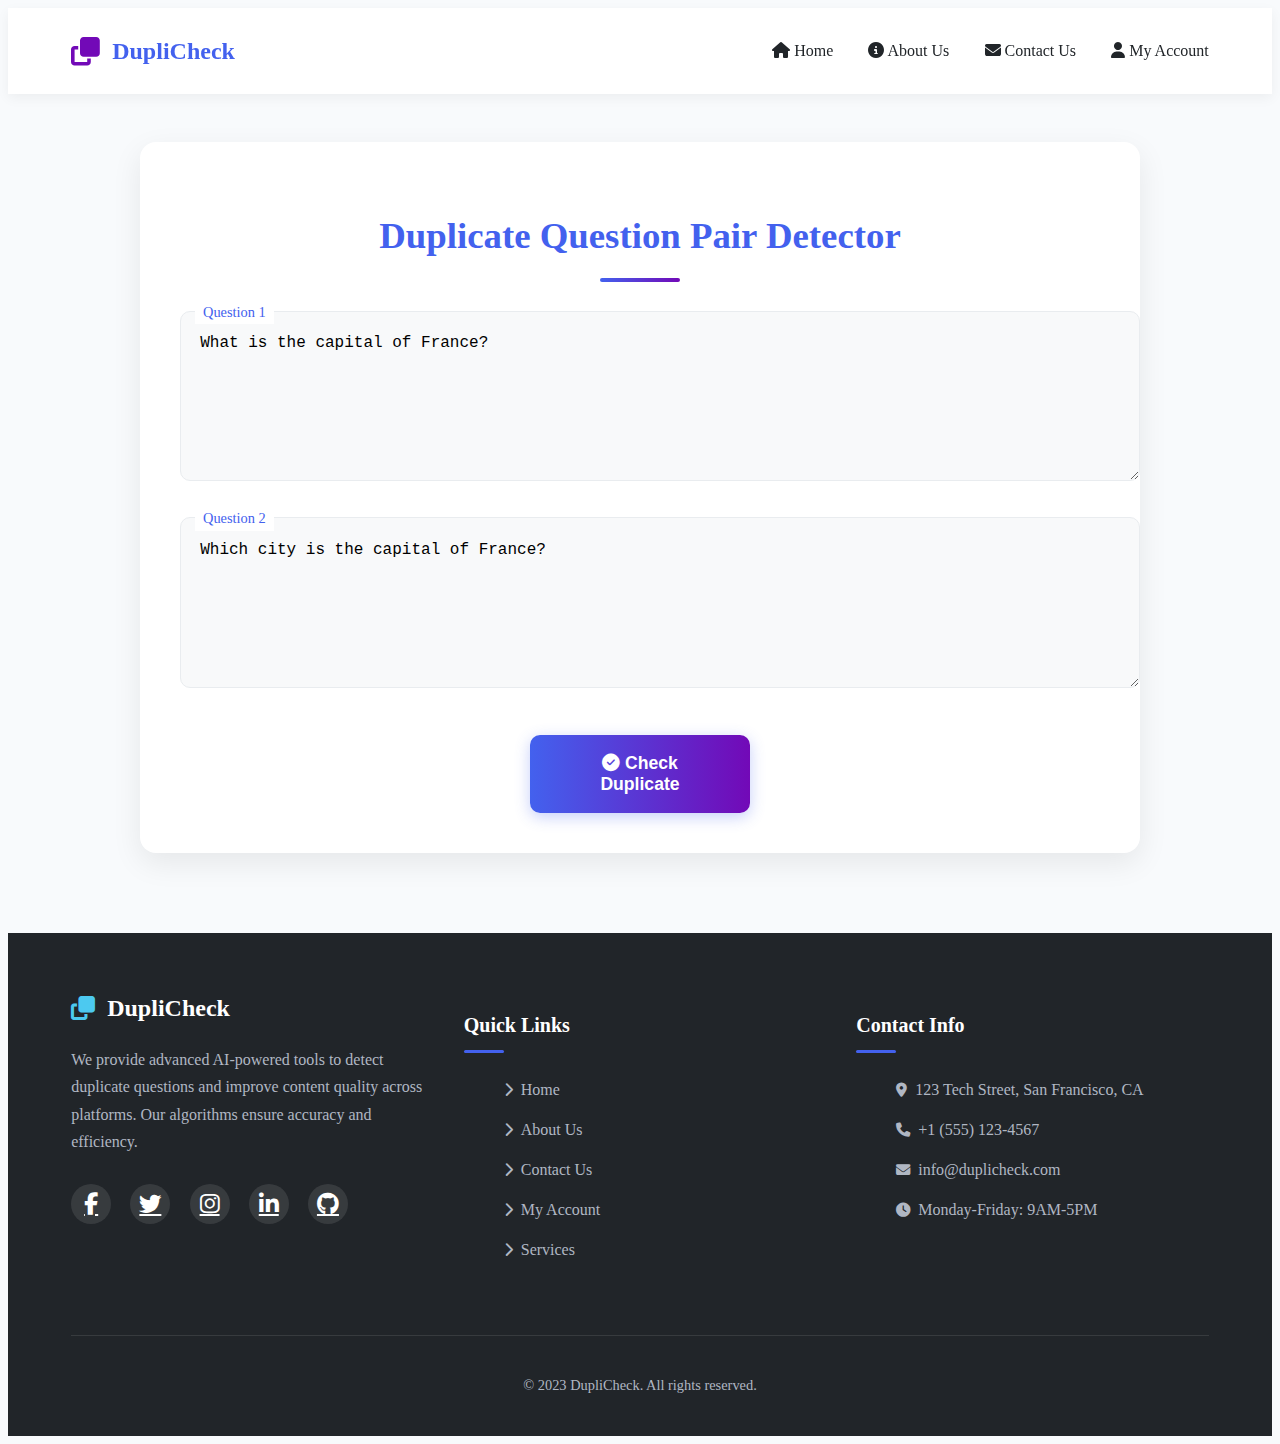
<file: Frontend/index.html>
<!DOCTYPE html>
<html lang="en">

<head>
  <meta charset="UTF-8">
  <meta name="viewport" content="width=device-width, initial-scale=1.0">
  <title>Professional Duplicate Question Detector</title>
  <link rel="stylesheet" href="https://cdnjs.cloudflare.com/ajax/libs/font-awesome/6.4.0/css/all.min.css">
  <link rel="stylesheet" href="css/style.css">
</head>

<body>
  <!-- Navigation Bar -->
  <nav>
    <div class="logo">
      <i class="fas fa-clone logo-icon"></i>
      <span>DupliCheck</span>
    </div>
    <ul class="nav-links">
      <li><a href="#"><i class="fas fa-home"></i> Home</a></li>
      <li><a href="#"><i class="fas fa-info-circle"></i> About Us</a></li>
      <li><a href="#"><i class="fas fa-envelope"></i> Contact Us</a></li>
      <li><a href="#"><i class="fas fa-user"></i> My Account</a></li>
    </ul>
    <div class="hamburger">
      <div></div>
      <div></div>
      <div></div>
    </div>
  </nav>

  <!-- Main Content -->
  <main>
    <div class="container">
      <div class="card">
        <h1>Duplicate Question Pair Detector</h1>
        <div class="input-group">
          <div class="input-container">
            <span class="input-label">Question 1</span>
            <textarea id="question1"
              placeholder="Enter first question here...">What is the capital of France?</textarea>
          </div>
          <div class="input-container">
            <span class="input-label">Question 2</span>
            <textarea id="question2"
              placeholder="Enter second question here...">Which city is the capital of France?</textarea>
          </div>
        </div>
        <button id="check-btn">
          <i class="fas fa-check-circle"></i> Check Duplicate
        </button>
        <div id="result" class="result"></div>
      </div>
    </div>
  </main>

  <!-- Footer -->
  <footer>
    <div class="footer-content">
      <div class="footer-section">
        <div class="footer-logo">
          <i class="fas fa-clone footer-logo-icon"></i>
          <span>DupliCheck</span>
        </div>
        <p class="footer-description">
          We provide advanced AI-powered tools to detect duplicate questions and improve content quality across
          platforms. Our algorithms ensure accuracy and efficiency.
        </p>
        <div class="social-icons">
          <a href="#"><i class="fab fa-facebook-f"></i></a>
          <a href="#"><i class="fab fa-twitter"></i></a>
          <a href="#"><i class="fab fa-instagram"></i></a>
          <a href="#"><i class="fab fa-linkedin-in"></i></a>
          <a href="#"><i class="fab fa-github"></i></a>
        </div>
      </div>
      <div class="footer-section">
        <h3 class="footer-heading">Quick Links</h3>
        <ul class="footer-links">
          <li><a href="#"><i class="fas fa-chevron-right"></i> Home</a></li>
          <li><a href="#"><i class="fas fa-chevron-right"></i> About Us</a></li>
          <li><a href="#"><i class="fas fa-chevron-right"></i> Contact Us</a></li>
          <li><a href="#"><i class="fas fa-chevron-right"></i> My Account</a></li>
          <li><a href="#"><i class="fas fa-chevron-right"></i> Services</a></li>
        </ul>
      </div>
      <div class="footer-section">
        <h3 class="footer-heading">Contact Info</h3>
        <ul class="footer-links">
          <li><a href="#"><i class="fas fa-map-marker-alt"></i> 123 Tech Street, San Francisco, CA</a></li>
          <li><a href="#"><i class="fas fa-phone"></i> +1 (555) 123-4567</a></li>
          <li><a href="#"><i class="fas fa-envelope"></i> info@duplicheck.com</a></li>
          <li><a href="#"><i class="fas fa-clock"></i> Monday-Friday: 9AM-5PM</a></li>
        </ul>
      </div>
    </div>
    <div class="copyright">
      <p>&copy; 2023 DupliCheck. All rights reserved.</p>
    </div>
  </footer>

  <script src="js/scripts.js"></script>
</body>

</html>
</file>
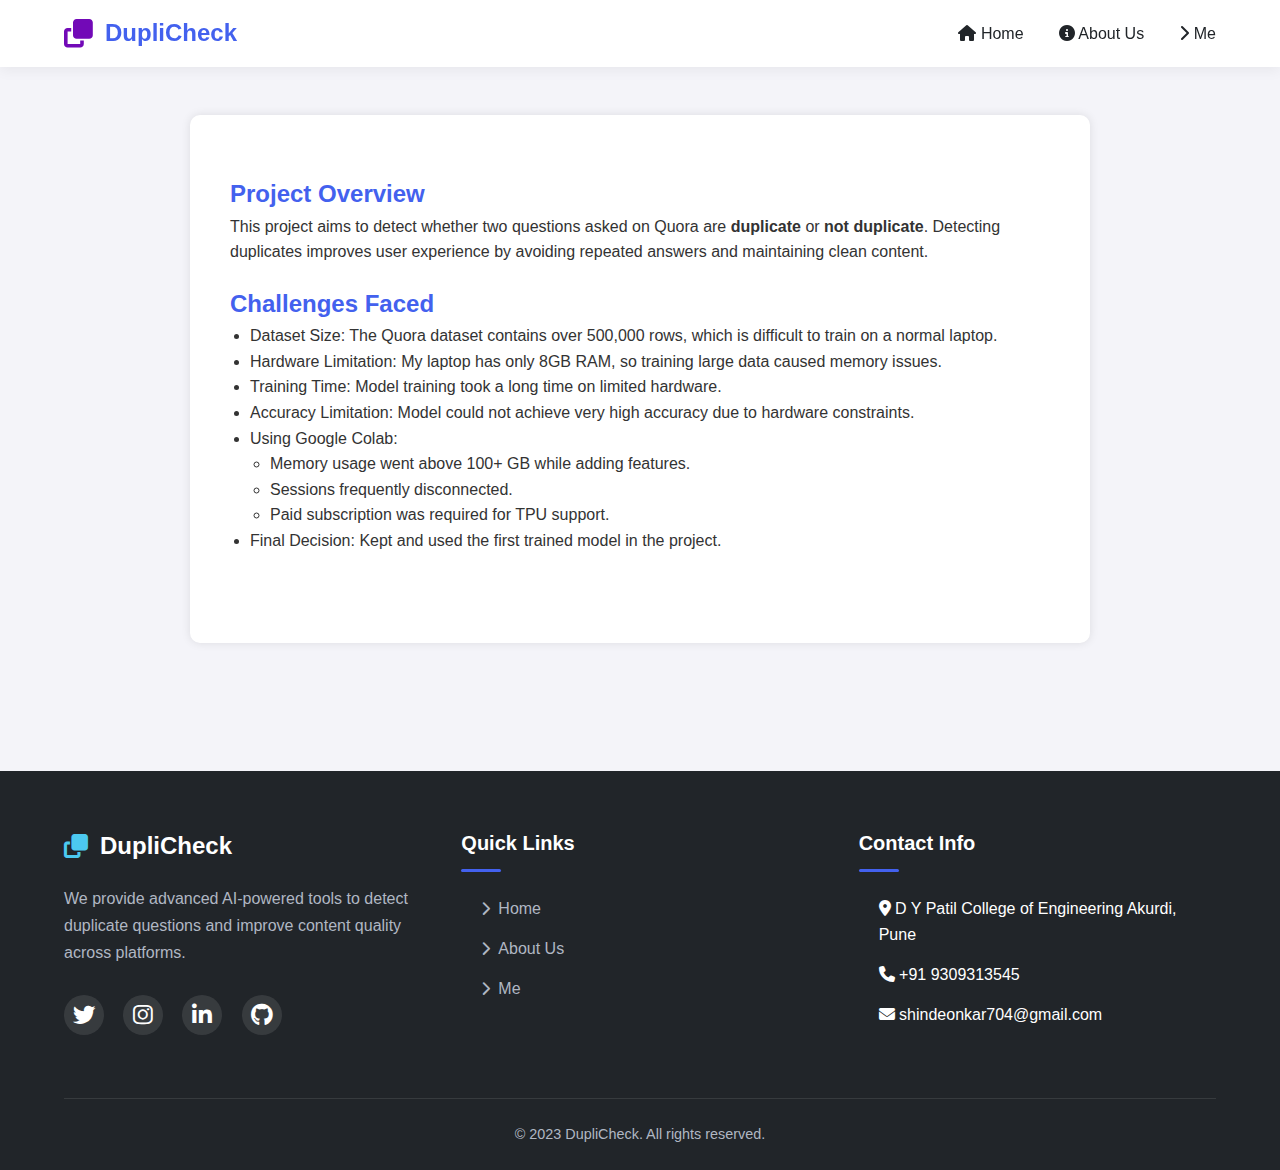
<file: Frontend/pages/about.html>
<!DOCTYPE html>
<html lang="en">

<head>
    <meta charset="UTF-8">
    <meta name="viewport" content="width=device-width, initial-scale=1.0">
    <title>About - Duplicate Question Pair Detector</title>
    <link rel="stylesheet" href="https://cdnjs.cloudflare.com/ajax/libs/font-awesome/6.4.0/css/all.min.css" />
    <link rel="stylesheet" href="../css/about.css">
</head>

<body>
    <nav>
        <div class="logo">
            <i class="fas fa-clone logo-icon"></i>
            <span>DupliCheck</span>
        </div>
        <ul class="nav-links">
            <li><a href="../index.html"><i class="fas fa-home"></i> Home</a></li>
            <li><a href="about.html" class="active"><i class="fas fa-info-circle"></i> About Us</a></li>
            <li><a href="Me.html"><i class="fas fa-chevron-right"></i> Me</a></li>
        </ul>
        <div class="hamburger">
            <div></div>
            <div></div>
            <div></div>
        </div>
    </nav>

    <main>
        <section class="project-overview">
            <h2>Project Overview</h2>
            <p>
                This project aims to detect whether two questions asked on Quora are <strong>duplicate</strong> or
                <strong>not duplicate</strong>.
                Detecting duplicates improves user experience by avoiding repeated answers and maintaining clean
                content.
            </p>
        </section>

        <section class="challenges">
            <h2>Challenges Faced</h2>
            <ul>
                <li>Dataset Size: The Quora dataset contains over 500,000 rows, which is difficult to train on a normal
                    laptop.</li>
                <li>Hardware Limitation: My laptop has only 8GB RAM, so training large data caused memory issues.</li>
                <li>Training Time: Model training took a long time on limited hardware.</li>
                <li>Accuracy Limitation: Model could not achieve very high accuracy due to hardware constraints.</li>
                <li>Using Google Colab:
                    <ul>
                        <li>Memory usage went above 100+ GB while adding features.</li>
                        <li>Sessions frequently disconnected.</li>
                        <li>Paid subscription was required for TPU support.</li>
                    </ul>
                </li>
                <li>Final Decision: Kept and used the first trained model in the project.</li>
            </ul>
        </section>

        <!-- <section class="connect">
            <h2>Connect with Me</h2>
            <ul>
                <li><a href="https://www.linkedin.com/in/onkarshinde77" target="_blank">LinkedIn</a></li>
                <li><a href="https://medium.com/@onkarshinde77" target="_blank">Medium Blog</a></li>
            </ul>
        </section> -->
    </main>

    <footer>
        <div class="footer-content">
            <div class="footer-section">
                <div class="footer-logo">
                    <i class="fas fa-clone footer-logo-icon"></i>
                    <span>DupliCheck</span>
                </div>
                <p class="footer-description">We provide advanced AI-powered tools to detect duplicate questions and
                    improve content quality across platforms.</p>
                <div class="social-icons">
                    <a href="https://x.com/onkarshinde77"><i class="fab fa-twitter"></i></a>
                    <a href="https://www.instagram.com/onkar.ss77/"><i class="fab fa-instagram"></i></a>
                    <a href="https://www.linkedin.com/in/onkarshinde77"><i class="fab fa-linkedin-in"></i></a>
                    <a href="https://github.com/onkarshinde77"><i class="fab fa-github"></i></a>
                </div>
            </div>
            <div class="footer-section">
                <h3 class="footer-heading">Quick Links</h3>
                <ul class="footer-links">
                    <li><a href="../index.html"><i class="fas fa-chevron-right"></i> Home</a></li>
                    <li><a href="about.html"><i class="fas fa-chevron-right"></i> About Us</a></li>
                    <li><a href="pages/Me.html"><i class="fas fa-chevron-right"></i> Me</a></li>
                </ul>
            </div>
            <div class="footer-section">
                <h3 class="footer-heading">Contact Info</h3>
                <ul class="footer-links">
                    <li><i class="fas fa-map-marker-alt"></i> D Y Patil College of Engineering Akurdi,
                        Pune</li>
                    <li><i class="fas fa-phone"></i> +91 9309313545</li>
                    <li><i class="fas fa-envelope"></i> shindeonkar704@gmail.com</li>
                </ul>
            </div>
        </div>
        <div class="copyright">
            <p>&copy; 2023 DupliCheck. All rights reserved.</p>
        </div>
    </footer>
</body>

</html>
</file>
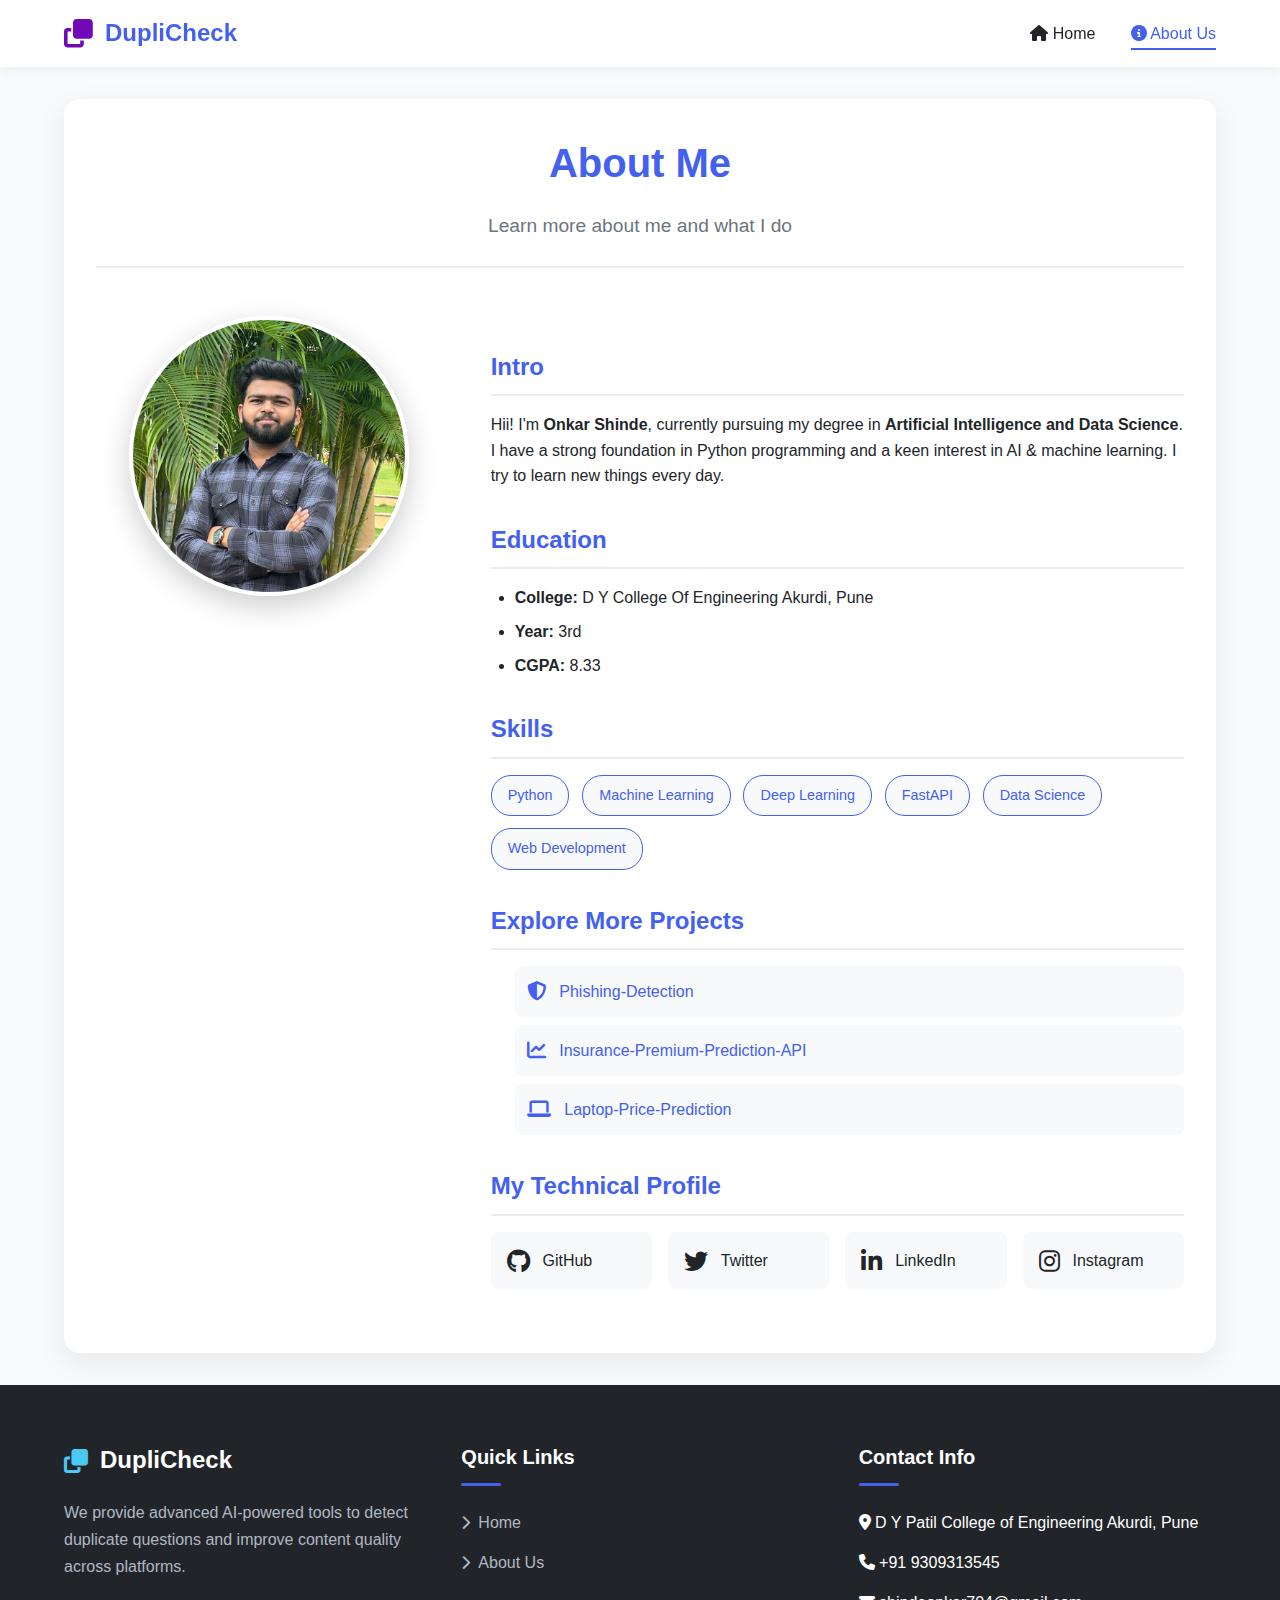
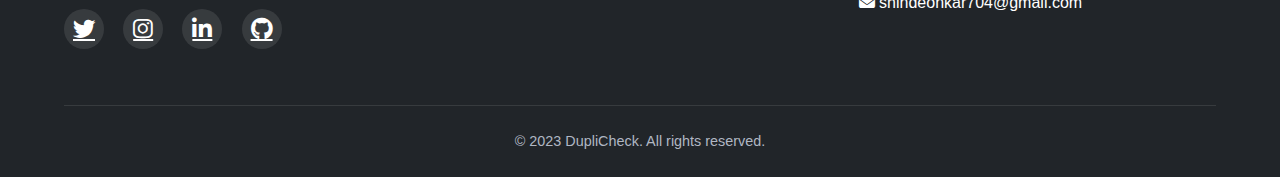
<file: Frontend/pages/Me.html>
<!DOCTYPE html>
<html lang="en">

<head>
    <meta charset="utf-8" />
    <meta name="viewport" content="width=device-width,initial-scale=1" />
    <title>About Me | DupliCheck</title>
    <link rel="stylesheet" href="https://cdnjs.cloudflare.com/ajax/libs/font-awesome/6.5.0/css/all.min.css" />
    <link rel="stylesheet" href="../css/Me.css" />
    <style>
    </style>
    <meta name="description" content="About Onkar Shinde — AI & Data Science student and projects." />
</head>

<body>
    <nav>
        <div class="logo">
            <i class="fas fa-clone logo-icon"></i>
            <span>DupliCheck</span>
        </div>
        <ul class="nav-links">
            <li><a href="../index.html"><i class="fas fa-home"></i> Home</a></li>
            <li><a href="about.html" class="active"><i class="fas fa-info-circle"></i> About Us</a></li>
        </ul>
        <div class="hamburger">
            <div></div>
            <div></div>
            <div></div>
        </div>
    </nav>
    <main>
        <section class="about-section">
            <div class="about-header">
                <h1>About Me</h1>
                <p>Learn more about me and what I do</p>
            </div>

            <div class="about-content">
                <div class="about-image">
                    <img src="../image/profile.jpg" alt="Onkar Shinde - AI & Data Science Student"
                        class="profile-photo" />
                </div>

                <div class="about-text">
                    <h2>Intro</h2>
                    <p>
                        Hii! I'm <strong>Onkar Shinde</strong>, currently pursuing my degree in
                        <strong>Artificial Intelligence and Data Science</strong>. I have a strong foundation in
                        Python programming and a keen interest in AI &amp; machine learning.
                        I try to learn new things every day.
                    </p>

                    <h2>Education</h2>
                    <ul>
                        <li><strong>College:</strong> D Y College Of Engineering Akurdi, Pune</li>
                        <li><strong>Year:</strong> 3rd</li>
                        <li><strong>CGPA:</strong> 8.33</li>
                    </ul>

                    <h2>Skills</h2>
                    <div class="skills-container">
                        <span class="skill-tag">Python</span>
                        <span class="skill-tag">Machine Learning</span>
                        <span class="skill-tag">Deep Learning</span>
                        <span class="skill-tag">FastAPI</span>
                        <span class="skill-tag">Data Science</span>
                        <span class="skill-tag">Web Development</span>
                    </div>

                    <h2>Explore More Projects</h2>
                    <ul class="project-links">
                        <li>
                            <a href="https://phishingdetection-latest.onrender.com/" target="_blank"
                                rel="noopener noreferrer">
                                <i class="fas fa-shield-alt"></i> Phishing-Detection
                            </a>
                        </li>
                        <li>
                            <a href="https://fast-api-project.streamlit.app/" target="_blank" rel="noopener noreferrer">
                                <i class="fas fa-chart-line"></i> Insurance-Premium-Prediction-API
                            </a>
                        </li>
                        <li>
                            <a href="https://laptop-price-prediction-frontend.vercel.app/" target="_blank"
                                rel="noopener noreferrer">
                                <i class="fas fa-laptop"></i> Laptop-Price-Prediction
                            </a>
                        </li>
                    </ul>

                    <h2>My Technical Profile</h2>
                    <div class="social-links">
                        <a href="https://github.com/onkarshinde77" target="_blank" rel="noopener noreferrer"
                            aria-label="Github">
                            <i class="fab fa-github"></i>
                            <span>GitHub</span>
                        </a>
                        <a href="https://x.com/onkarshinde77" target="_blank" rel="noopener noreferrer"
                            aria-label="Twitter">
                            <i class="fab fa-twitter"></i>
                            <span>Twitter</span>
                        </a>
                        <a href="https://www.linkedin.com/in/onkarshinde77" target="_blank" rel="noopener noreferrer"
                            aria-label="LinkedIn">
                            <i class="fab fa-linkedin-in"></i>
                            <span>LinkedIn</span>
                        </a>
                        <a href="https://www.instagram.com/onkar.ss77/" target="_blank" rel="noopener noreferrer"
                            aria-label="Instagram">
                            <i class="fab fa-instagram"></i>
                            <span>Instagram</span>
                        </a>
                    </div>
                </div>
            </div>
        </section>
    </main>
    <footer>
        <div class="footer-content">
            <div class="footer-section">
                <div class="footer-logo">
                    <i class="fas fa-clone footer-logo-icon"></i>
                    <span>DupliCheck</span>
                </div>
                <p class="footer-description">We provide advanced AI-powered tools to detect duplicate questions and
                    improve content quality across platforms.</p>
                <div class="social-icons">
                    <a href="#"><i class="fab fa-twitter"></i></a>
                    <a href="#"><i class="fab fa-instagram"></i></a>
                    <a href="#"><i class="fab fa-linkedin-in"></i></a>
                    <a href="#"><i class="fab fa-github"></i></a>
                </div>
            </div>
            <div class="footer-section">
                <h3 class="footer-heading">Quick Links</h3>
                <ul class="footer-links">
                    <li><a href="../index.html"><i class="fas fa-chevron-right"></i> Home</a></li>
                    <li><a href="about.html"><i class="fas fa-chevron-right"></i> About Us</a></li>
                </ul>
            </div>
            <div class="footer-section">
                <h3 class="footer-heading">Contact Info</h3>
                <ul class="footer-links">
                    <li><i class="fas fa-map-marker-alt"></i> D Y Patil College of Engineering Akurdi,
                        Pune</li>
                    <li><i class="fas fa-phone"></i> +91 9309313545</li>
                    <li><i class="fas fa-envelope"></i> shindeonkar704@gmail.com</li>
                </ul>
            </div>
        </div>
        <div class="copyright">
            <p>&copy; 2023 DupliCheck. All rights reserved.</p>
        </div>
    </footer>

    <script>
        const hamburger = document.querySelector('.hamburger');
        const navLinks = document.querySelector('.nav-links');

        hamburger.addEventListener('click', () => {
            hamburger.classList.toggle('active');
            navLinks.classList.toggle('active');
        });
        document.querySelectorAll('.nav-links a').forEach(link => {
            link.addEventListener('click', () => {
                hamburger.classList.remove('active');
                navLinks.classList.remove('active');
            });
        });
    </script>
</body>

</html>
</file>
<file: Frontend/css/style.css>
<style>* {
        margin: 0;
        padding: 0;
        box-sizing: border-box;
        font-family: 'Segoe UI', Tahoma, Geneva, Verdana, sans-serif;
    }

    :root {
        --primary: #4361ee;
        --primary-dark: #3a0ca3;
        --secondary: #7209b7;
        --accent: #4cc9f0;
        --light: #f8f9fa;
        --dark: #212529;
        --success: #2ecc71;
        --danger: #e74c3c;
        --warning: #f39c12;
        --gray: #6c757d;
        --light-gray: #e9ecef;
        --card-shadow: 0 10px 30px rgba(0, 0, 0, 0.08);
        --transition: all 0.3s ease;
    }

    body {
        background-color: #f8fafc;
        color: var(--dark);
        line-height: 1.6;
        display: flex;
        flex-direction: column;
        min-height: 100vh;
    }

    /* Navigation Styles */
    nav {
        background-color: white;
        box-shadow: 0 4px 12px rgba(0, 0, 0, 0.05);
        padding: 0.9rem 5%;
        display: flex;
        justify-content: space-between;
        align-items: center;
        position: sticky;
        top: 0;
        z-index: 1000;
    }

    .logo {
        display: flex;
        align-items: center;
        gap: 12px;
        font-weight: 700;
        font-size: 1.5rem;
        color: var(--primary);
    }

    .logo-icon {
        color: var(--secondary);
        font-size: 1.8rem;
    }

    .nav-links {
        display: flex;
        list-style: none;
        gap: 2.2rem;
    }

    .nav-links a {
        text-decoration: none;
        color: var(--dark);
        font-weight: 500;
        transition: var(--transition);
        font-size: 1rem;
        position: relative;
        padding: 0.5rem 0;
    }

    .nav-links a:after {
        content: '';
        position: absolute;
        width: 0;
        height: 2px;
        bottom: 0;
        left: 0;
        background-color: var(--primary);
        transition: var(--transition);
    }

    .nav-links a:hover:after {
        width: 100%;
    }

    .nav-links a:hover {
        color: var(--primary);
    }

    .hamburger {
        display: none;
        flex-direction: column;
        gap: 6px;
        cursor: pointer;
        padding: 0.5rem;
    }

    .hamburger div {
        width: 25px;
        height: 2.5px;
        background-color: var(--dark);
        border-radius: 2px;
        transition: var(--transition);
    }

    /* Main Content Styles */
    main {
        flex: 1;
        padding: 3rem 5%;
    }

    .container {
        max-width: 1000px;
        margin: 0 auto;
    }

    .card {
        background-color: white;
        border-radius: 16px;
        box-shadow: var(--card-shadow);
        padding: 2.5rem;
        margin-bottom: 2rem;
        transition: var(--transition);
    }

    .card:hover {
        box-shadow: 0 15px 35px rgba(0, 0, 0, 0.1);
    }

    h1 {
        color: var(--primary);
        text-align: center;
        margin-bottom: 1.8rem;
        font-size: 2.3rem;
        font-weight: 700;
        position: relative;
        padding-bottom: 1rem;
    }

    h1:after {
        content: '';
        position: absolute;
        width: 80px;
        height: 4px;
        background: linear-gradient(to right, var(--primary), var(--secondary));
        bottom: 0;
        left: 50%;
        transform: translateX(-50%);
        border-radius: 2px;
    }

    .input-group {
        display: flex;
        flex-direction: column;
        gap: 1.8rem;
        margin-bottom: 2.5rem;
    }

    .input-container {
        position: relative;
    }

    textarea {
        width: 100%;
        min-height: 130px;
        padding: 1.2rem;
        border: 1px solid var(--light-gray);
        border-radius: 10px;
        resize: vertical;
        font-size: 1rem;
        transition: var(--transition);
        background-color: var(--light);
        line-height: 1.5;
    }

    textarea:focus {
        outline: none;
        border-color: var(--primary);
        box-shadow: 0 0 0 3px rgba(67, 97, 238, 0.15);
    }

    .input-label {
        position: absolute;
        top: -10px;
        left: 15px;
        background: white;
        padding: 0 8px;
        font-size: 0.9rem;
        color: var(--primary);
        font-weight: 500;
    }

    button {
        background: linear-gradient(to right, var(--primary), var(--secondary));
        color: white;
        border: none;
        padding: 1.1rem 2.2rem;
        font-size: 1.1rem;
        border-radius: 10px;
        cursor: pointer;
        transition: var(--transition);
        font-weight: 600;
        display: block;
        margin: 0 auto;
        width: 220px;
        box-shadow: 0 4px 15px rgba(67, 97, 238, 0.3);
        position: relative;
        overflow: hidden;
    }

    button:before {
        content: '';
        position: absolute;
        top: 0;
        left: -100%;
        width: 100%;
        height: 100%;
        background: linear-gradient(90deg, transparent, rgba(255, 255, 255, 0.2), transparent);
        transition: 0.5s;
    }

    button:hover:before {
        left: 100%;
    }

    button:hover {
        transform: translateY(-3px);
        box-shadow: 0 7px 20px rgba(67, 97, 238, 0.4);
    }

    button:active {
        transform: translateY(0);
    }

    .result {
        text-align: center;
        margin-top: 2.5rem;
        padding: 1.5rem;
        border-radius: 10px;
        font-size: 1.3rem;
        font-weight: 600;
        display: none;
        transition: var(--transition);
        animation: fadeIn 0.5s ease;
        box-shadow: 0 5px 15px rgba(0, 0, 0, 0.05);
    }

    @keyframes fadeIn {
        from {
            opacity: 0;
            transform: translateY(10px);
        }

        to {
            opacity: 1;
            transform: translateY(0);
        }
    }

    .duplicate {
        background-color: rgba(231, 76, 60, 0.1);
        color: var(--danger);
        display: block;
        border-left: 4px solid var(--danger);
    }

    .not-duplicate {
        background-color: rgba(46, 204, 113, 0.1);
        color: var(--success);
        display: block;
        border-left: 4px solid var(--success);
    }

    /* Footer Styles */
    footer {
        background-color: var(--dark);
        color: white;
        padding: 3.5rem 5% 1.5rem;
    }

    .footer-content {
        display: flex;
        flex-wrap: wrap;
        justify-content: space-between;
        gap: 2.5rem;
        max-width: 1200px;
        margin: 0 auto;
    }

    .footer-section {
        flex: 1;
        min-width: 250px;
    }

    .footer-logo {
        display: flex;
        align-items: center;
        gap: 12px;
        margin-bottom: 1.2rem;
        font-size: 1.5rem;
        font-weight: 700;
    }

    .footer-logo-icon {
        color: var(--accent);
    }

    .footer-description {
        margin-bottom: 1.8rem;
        color: #b0b7c3;
        line-height: 1.7;
    }

    .social-icons {
        display: flex;
        gap: 1.2rem;
    }

    .social-icons a {
        color: white;
        font-size: 1.4rem;
        transition: var(--transition);
        background: rgba(255, 255, 255, 0.1);
        width: 40px;
        height: 40px;
        border-radius: 50%;
        display: flex;
        align-items: center;
        justify-content: center;
    }

    .social-icons a:hover {
        color: var(--accent);
        transform: translateY(-3px);
        background: rgba(255, 255, 255, 0.15);
    }

    .footer-heading {
        font-size: 1.25rem;
        margin-bottom: 1.5rem;
        position: relative;
        padding-bottom: 0.8rem;
        font-weight: 600;
    }

    .footer-heading::after {
        content: '';
        position: absolute;
        left: 0;
        bottom: 0;
        width: 40px;
        height: 3px;
        background: var(--primary);
        border-radius: 2px;
    }

    .footer-links {
        list-style: none;
    }

    .footer-links li {
        margin-bottom: 0.9rem;
    }

    .footer-links a {
        color: #b0b7c3;
        text-decoration: none;
        transition: var(--transition);
        display: flex;
        align-items: center;
        gap: 0.5rem;
    }

    .footer-links a i {
        font-size: 0.9rem;
    }

    .footer-links a:hover {
        color: white;
        transform: translateX(5px);
    }

    .copyright {
        text-align: center;
        margin-top: 3.5rem;
        padding-top: 1.5rem;
        border-top: 1px solid rgba(255, 255, 255, 0.1);
        color: #b0b7c3;
        font-size: 0.9rem;
    }

    /* Responsive Styles */
    @media (max-width: 992px) {
        .nav-links {
            gap: 1.5rem;
        }
    }

    @media (max-width: 768px) {
        .nav-links {
            position: fixed;
            top: 70px;
            left: -100%;
            width: 100%;
            height: calc(100vh - 70px);
            background-color: white;
            flex-direction: column;
            align-items: center;
            justify-content: flex-start;
            padding-top: 3rem;
            gap: 2.5rem;
            transition: var(--transition);
            z-index: 1000;
        }

        .nav-links.active {
            left: 0;
        }

        .hamburger {
            display: flex;
        }

        .hamburger.active div:nth-child(1) {
            transform: rotate(45deg) translate(5px, 5px);
        }

        .hamburger.active div:nth-child(2) {
            opacity: 0;
        }

        .hamburger.active div:nth-child(3) {
            transform: rotate(-45deg) translate(7px, -6px);
        }

        h1 {
            font-size: 2rem;
        }

        .card {
            padding: 2rem;
        }

        .footer-content {
            flex-direction: column;
            gap: 2rem;
        }
    }

    @media (max-width: 480px) {
        nav {
            padding: 0.8rem 5%;
        }

        .logo {
            font-size: 1.3rem;
        }

        h1 {
            font-size: 1.8rem;
        }

        .card {
            padding: 1.5rem;
        }

        button {
            width: 100%;
            padding: 1rem;
        }

        .result {
            font-size: 1.1rem;
            padding: 1.2rem;
        }
    }
</file>
<file: Frontend/css/about.css>
* {
    margin: 0;
    padding: 0;
    box-sizing: border-box;
    font-family: 'Segoe UI', Tahoma, Geneva, Verdana, sans-serif;
}

:root {
    --primary: #4361ee;
    --primary-dark: #3a0ca3;
    --secondary: #7209b7;
    --accent: #4cc9f0;
    --light: #f8f9fa;
    --dark: #212529;
    --success: #2ecc71;
    --danger: #e74c3c;
    --gray: #6c757d;
    --light-gray: #e9ecef;
    --card-shadow: 0 10px 30px rgba(0, 0, 0, 0.08);
    --transition: all 0.3s ease;
}

nav {
    background-color: white;
    box-shadow: 0 4px 12px rgba(0, 0, 0, 0.05);
    padding: 0.9rem 5%;
    display: flex;
    justify-content: space-between;
    align-items: center;
    position: sticky;
    top: 0;
    z-index: 1000;
}

.logo {
    display: flex;
    align-items: center;
    gap: 12px;
    font-weight: 700;
    font-size: 1.5rem;
    color: var(--primary);
}

.logo-icon {
    color: var(--secondary);
    font-size: 1.8rem;
}

.nav-links {
    display: flex;
    list-style: none;
    gap: 2.2rem;
}

.nav-links a {
    text-decoration: none;
    color: var(--dark);
    font-weight: 500;
    transition: var(--transition);
    font-size: 1rem;
    position: relative;
    padding: 0.5rem 0;
}

.nav-links a:after {
    content: '';
    position: absolute;
    width: 0;
    height: 2px;
    bottom: 0;
    left: 0;
    background-color: var(--primary);
    transition: var(--transition);
}

.nav-links a:hover:after {
    width: 100%;
}

.nav-links a:hover {
    color: var(--primary);
}

.hamburger {
    display: none;
    flex-direction: column;
    gap: 6px;
    cursor: pointer;
    padding: 0.5rem;
}

.hamburger div {
    width: 25px;
    height: 2.5px;
    background-color: var(--dark);
    border-radius: 2px;
    transition: var(--transition);
}

/* General Styles */
body {
    font-family: Arial, sans-serif;
    line-height: 1.6;
    margin: 0;
    padding: 0;
    background-color: #f4f4f9;
    color: #333;
}

/* Main Section */
main {
    max-width: 900px;
    min-height: 33rem;
    margin: 20px auto;
    padding: 40px;
    background-color: white;
    border-radius: 10px;
    box-shadow: 0 0 10px rgba(0, 0, 0, 0.1);
    margin-bottom: 8rem;
    margin-top: 3rem;
}

h2 {
    color: var(--primary);
    margin-top: 20px;
}

/* Lists */
ul {
    list-style-type: disc;
    margin-left: 20px;
}

ul ul {
    list-style-type: circle;
    margin-left: 20px;
}

/* Links */
a {
    color: var(--primary);
    text-decoration: none;
}

a:hover {
    text-decoration: underline;
}

/* Footer */

footer {
    background-color: var(--dark);
    color: white;
    padding: 3.5rem 5% 1.5rem;
    width: 100%;
}

.footer-content {
    display: flex;
    flex-wrap: wrap;
    justify-content: space-between;
    gap: 2.5rem;
    max-width: 1200px;
    margin: 0 auto;
    width: 100%;
}

.footer-section {
    flex: 1;
    min-width: 250px;
}

.footer-logo {
    display: flex;
    align-items: center;
    gap: 12px;
    margin-bottom: 1.2rem;
    font-size: 1.5rem;
    font-weight: 700;
}

.footer-logo-icon {
    color: var(--accent);
}

.footer-description {
    margin-bottom: 1.8rem;
    color: #b0b7c3;
    line-height: 1.7;
}

.social-icons {
    display: flex;
    gap: 1.2rem;
}

.social-icons a {
    color: white;
    font-size: 1.4rem;
    transition: var(--transition);
    background: rgba(255, 255, 255, 0.1);
    width: 40px;
    height: 40px;
    border-radius: 50%;
    display: flex;
    align-items: center;
    justify-content: center;
}

.social-icons a:hover {
    color: var(--accent);
    transform: translateY(-3px);
    background: rgba(255, 255, 255, 0.15);
}

.footer-heading {
    font-size: 1.25rem;
    margin-bottom: 1.5rem;
    position: relative;
    padding-bottom: 0.8rem;
    font-weight: 600;
}

.footer-heading::after {
    content: '';
    position: absolute;
    left: 0;
    bottom: 0;
    width: 40px;
    height: 3px;
    background: var(--primary);
    border-radius: 2px;
}

.footer-links {
    list-style: none;
}

.footer-links li {
    margin-bottom: 0.9rem;
}

.footer-links a {
    color: #b0b7c3;
    text-decoration: none;
    transition: var(--transition);
    display: flex;
    align-items: center;
    gap: 0.5rem;
}

.footer-links a i {
    font-size: 0.9rem;
}

.footer-links a:hover {
    color: white;
    transform: translateX(5px);
}

.copyright {
    text-align: center;
    margin-top: 3.5rem;
    padding-top: 1.5rem;
    border-top: 1px solid rgba(255, 255, 255, 0.1);
    color: #b0b7c3;
    font-size: 0.9rem;
    width: 100%;
}

@media (max-width: 768px) {
    .nav-links {
        position: fixed;
        top: 70px;
        left: -100%;
        width: 100%;
        height: calc(100vh - 70px);
        background-color: white;
        flex-direction: column;
        align-items: center;
        justify-content: flex-start;
        padding-top: 3rem;
        gap: 2.5rem;
        transition: var(--transition);
        z-index: 1000;
    }

    .nav-links.active {
        left: 0;
    }

    .hamburger {
        display: flex;
    }

    .hamburger.active div:nth-child(1) {
        transform: rotate(45deg) translate(5px, 5px);
    }

    .hamburger.active div:nth-child(2) {
        opacity: 0;
    }

    .hamburger.active div:nth-child(3) {
        transform: rotate(-45deg) translate(7px, -6px);
    }

    h1 {
        font-size: 2rem;
    }

    .card {
        padding: 2rem;
    }

    .footer-content {
        flex-direction: column;
        gap: 2rem;
    }
}

@media (max-width: 480px) {
    nav {
        padding: 0.8rem 5%;
    }

    .logo {
        font-size: 1.3rem;
    }

    h1 {
        font-size: 1.8rem;
    }

    .card {
        padding: 1.5rem;
    }

    button {
        width: 100%;
        padding: 1rem;
    }

    .result {
        font-size: 1.1rem;
        padding: 1.2rem;
    }

    main {
        padding: 2rem 5%;
    }
}
</file>
<file: Frontend/css/Me.css>
* {
    margin: 0;
    padding: 0;
    box-sizing: border-box;
    font-family: 'Segoe UI', Tahoma, Geneva, Verdana, sans-serif;
}

:root {
    --primary: #4361ee;
    --primary-dark: #3a0ca3;
    --secondary: #7209b7;
    --accent: #4cc9f0;
    --light: #f8f9fa;
    --dark: #212529;
    --success: #2ecc71;
    --danger: #e74c3c;
    --gray: #6c757d;
    --light-gray: #e9ecef;
    --card-shadow: 0 10px 30px rgba(0, 0, 0, 0.08);
    --transition: all 0.3s ease;
}

body {
    background-color: #f8fafc;
    color: var(--dark);
    line-height: 1.6;
    display: flex;
    flex-direction: column;
    min-height: 100vh;
}

/* Navigation Styles */
nav {
    background-color: white;
    box-shadow: 0 4px 12px rgba(0, 0, 0, 0.05);
    padding: 0.9rem 5%;
    display: flex;
    justify-content: space-between;
    align-items: center;
    position: sticky;
    top: 0;
    z-index: 1000;
}

.logo {
    display: flex;
    align-items: center;
    gap: 12px;
    font-weight: 700;
    font-size: 1.5rem;
    color: var(--primary);
}

.logo-icon {
    color: var(--secondary);
    font-size: 1.8rem;
}

.nav-links {
    display: flex;
    list-style: none;
    gap: 2.2rem;
}

.nav-links a {
    text-decoration: none;
    color: var(--dark);
    font-weight: 500;
    transition: var(--transition);
    font-size: 1rem;
    position: relative;
    padding: 0.5rem 0;
}

.nav-links a.active {
    color: var(--primary);
}

.nav-links a:after {
    content: '';
    position: absolute;
    width: 0;
    height: 2px;
    bottom: 0;
    left: 0;
    background-color: var(--primary);
    transition: var(--transition);
}

.nav-links a:hover:after,
.nav-links a.active:after {
    width: 100%;
}

.nav-links a:hover {
    color: var(--primary);
}

.hamburger {
    display: none;
    flex-direction: column;
    gap: 6px;
    cursor: pointer;
    padding: 0.5rem;
}

.hamburger div {
    width: 25px;
    height: 2.5px;
    background-color: var(--dark);
    border-radius: 2px;
    transition: var(--transition);
}

/* Main Content Styles */
main {
    flex: 1;
    padding: 2rem 5%;
    width: 100%;
}

/* About Page Specific Styles */
.about-section {
    max-width: 1200px;
    margin: 0 auto;
    padding: 2rem;
    background: white;
    border-radius: 16px;
    box-shadow: var(--card-shadow);
}

.about-header {
    text-align: center;
    margin-bottom: 3rem;
    padding-bottom: 1.5rem;
    border-bottom: 2px solid var(--light-gray);
}

.about-header h1 {
    font-size: 2.5rem;
    color: var(--primary);
    margin-bottom: 1rem;
}

.about-header p {
    font-size: 1.2rem;
    color: var(--gray);
}

.about-content {
    display: flex;
    flex-wrap: wrap;
    gap: 3rem;
    margin-bottom: 2rem;
}

.about-image {
    flex: 1;
    min-width: 300px;
    display: flex;
    justify-content: center;
    align-items: flex-start;
}

.profile-placeholder {
    width: 280px;
    height: 280px;
    border-radius: 50%;
    background: linear-gradient(135deg, var(--primary), var(--secondary));
    display: flex;
    align-items: center;
    justify-content: center;
    color: white;
    font-size: 6rem;
    box-shadow: 0 10px 30px rgba(67, 97, 238, 0.3);
}

.about-text {
    flex: 2;
    min-width: 300px;
}

.about-text h2 {
    color: var(--primary);
    margin: 2rem 0 1rem;
    padding-bottom: 0.5rem;
    border-bottom: 2px solid var(--light-gray);
}

.about-text p {
    line-height: 1.6;
    color: var(--dark);
    margin-bottom: 1.5rem;
}

.about-text ul {
    margin-left: 1.5rem;
    line-height: 1.6;
    color: var(--dark);
    margin-bottom: 1.5rem;
}

.about-text ul li {
    margin-bottom: 0.5rem;
}

/* Skills Section */
.skills-container {
    display: flex;
    flex-wrap: wrap;
    gap: 0.8rem;
    margin-bottom: 1.5rem;
}

.skill-tag {
    background: var(--light);
    color: var(--primary);
    padding: 0.5rem 1rem;
    border-radius: 20px;
    font-size: 0.9rem;
    font-weight: 500;
    border: 1px solid var(--primary);
    transition: var(--transition);
}

.skill-tag:hover {
    background: var(--primary);
    color: white;
    transform: translateY(-2px);
}

/* Project Links */
.project-links {
    list-style: none;
    margin-left: 0;
}

.project-links li {
    margin-bottom: 1rem;
}

.project-links a {
    display: flex;
    align-items: center;
    gap: 0.8rem;
    color: var(--primary);
    text-decoration: none;
    font-weight: 500;
    padding: 0.8rem;
    border-radius: 8px;
    background: var(--light);
    transition: var(--transition);
}

.project-links a:hover {
    background: var(--primary);
    color: white;
    transform: translateX(5px);
}

.project-links a i {
    font-size: 1.2rem;
}

/* Social Links */
.social-links {
    display: grid;
    grid-template-columns: repeat(auto-fit, minmax(150px, 1fr));
    gap: 1rem;
    margin-top: 1rem;
}

.social-links a {
    display: flex;
    align-items: center;
    gap: 0.8rem;
    padding: 1rem;
    background: var(--light);
    color: var(--dark);
    text-decoration: none;
    border-radius: 8px;
    transition: var(--transition);
    font-weight: 500;
}

.social-links a:hover {
    background: var(--primary);
    color: white;
    transform: translateY(-3px);
}

.social-links a i {
    font-size: 1.5rem;
}

/* Footer Styles */
footer {
    background-color: var(--dark);
    color: white;
    padding: 3.5rem 5% 1.5rem;
    width: 100%;
}

.footer-content {
    display: flex;
    flex-wrap: wrap;
    justify-content: space-between;
    gap: 2.5rem;
    max-width: 1200px;
    margin: 0 auto;
    width: 100%;
}

.footer-section {
    flex: 1;
    min-width: 250px;
}

.footer-logo {
    display: flex;
    align-items: center;
    gap: 12px;
    margin-bottom: 1.2rem;
    font-size: 1.5rem;
    font-weight: 700;
}

.footer-logo-icon {
    color: var(--accent);
}

.footer-description {
    margin-bottom: 1.8rem;
    color: #b0b7c3;
    line-height: 1.7;
}

.social-icons {
    display: flex;
    gap: 1.2rem;
}

.social-icons a {
    color: white;
    font-size: 1.4rem;
    transition: var(--transition);
    background: rgba(255, 255, 255, 0.1);
    width: 40px;
    height: 40px;
    border-radius: 50%;
    display: flex;
    align-items: center;
    justify-content: center;
}

.social-icons a:hover {
    color: var(--accent);
    transform: translateY(-3px);
    background: rgba(255, 255, 255, 0.15);
}

.footer-heading {
    font-size: 1.25rem;
    margin-bottom: 1.5rem;
    position: relative;
    padding-bottom: 0.8rem;
    font-weight: 600;
}

.footer-heading::after {
    content: '';
    position: absolute;
    left: 0;
    bottom: 0;
    width: 40px;
    height: 3px;
    background: var(--primary);
    border-radius: 2px;
}

.footer-links {
    list-style: none;
}

.footer-links li {
    margin-bottom: 0.9rem;
}

.footer-links a {
    color: #b0b7c3;
    text-decoration: none;
    transition: var(--transition);
    display: flex;
    align-items: center;
    gap: 0.5rem;
}

.footer-links a i {
    font-size: 0.9rem;
}

.footer-links a:hover {
    color: white;
    transform: translateX(5px);
}

.copyright {
    text-align: center;
    margin-top: 3.5rem;
    padding-top: 1.5rem;
    border-top: 1px solid rgba(255, 255, 255, 0.1);
    color: #b0b7c3;
    font-size: 0.9rem;
    width: 100%;
}

/* Responsive Styles */
@media (max-width: 768px) {
    .nav-links {
        position: fixed;
        top: 70px;
        left: -100%;
        width: 100%;
        height: calc(100vh - 70px);
        background-color: white;
        flex-direction: column;
        align-items: center;
        justify-content: flex-start;
        padding-top: 3rem;
        gap: 2.5rem;
        transition: var(--transition);
        z-index: 1000;
    }

    .nav-links.active {
        left: 0;
    }

    .hamburger {
        display: flex;
    }

    .hamburger.active div:nth-child(1) {
        transform: rotate(45deg) translate(5px, 5px);
    }

    .hamburger.active div:nth-child(2) {
        opacity: 0;
    }

    .hamburger.active div:nth-child(3) {
        transform: rotate(-45deg) translate(7px, -6px);
    }

    .about-section {
        padding: 1.5rem;
    }

    .about-header h1 {
        font-size: 2rem;
    }

    .profile-placeholder {
        width: 200px;
        height: 200px;
        font-size: 4rem;
    }

    .social-links {
        grid-template-columns: 1fr;
    }
}

@media (max-width: 480px) {
    nav {
        padding: 0.8rem 5%;
    }

    .logo {
        font-size: 1.3rem;
    }

    .about-header h1 {
        font-size: 1.8rem;
    }

    .about-content {
        gap: 2rem;
    }

    main {
        padding: 1.5rem 5%;
    }
}

/* Profile Photo Styles */
.about-image {
    flex: 1;
    min-width: 300px;
    display: flex;
    justify-content: center;
    align-items: flex-start;
}

.profile-photo {
    width: 280px;
    height: 280px;
    border-radius: 50%;
    object-fit: cover;
    box-shadow: 0 10px 30px rgba(0, 0, 0, 0.2);
    border: 4px solid white;
    transition: var(--transition);
}

.profile-photo:hover {
    transform: scale(1.03);
    box-shadow: 0 15px 40px rgba(0, 0, 0, 0.3);
}

/* Responsive adjustments for profile photo */
@media (max-width: 768px) {
    .profile-photo {
        width: 220px;
        height: 220px;
    }
}

@media (max-width: 480px) {
    .profile-photo {
        width: 180px;
        height: 180px;
    }
}
</file>
